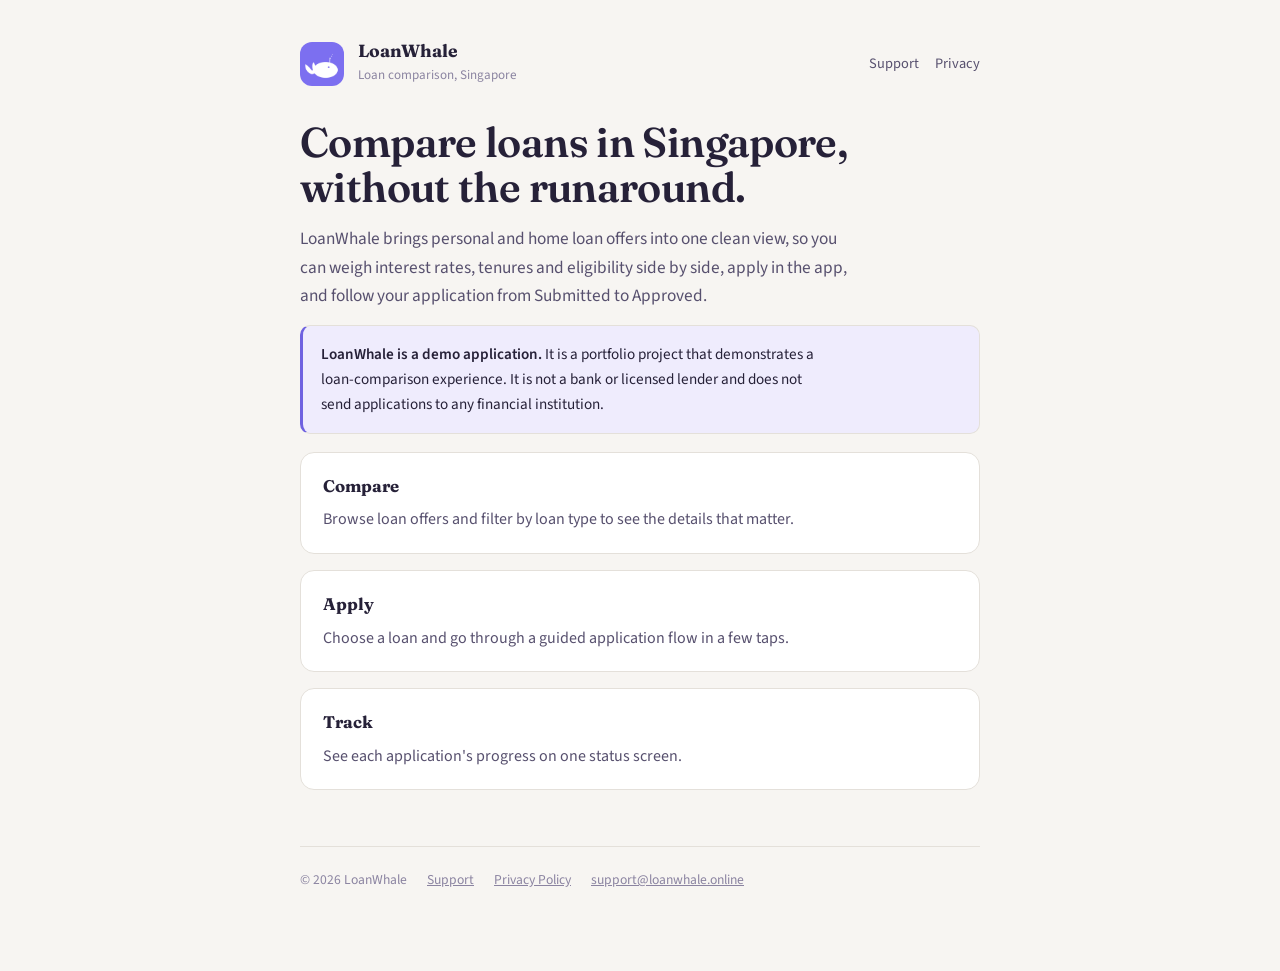
<file: index.html>
<!doctype html>
<html lang="en">
<head>
<meta charset="utf-8">
<meta name="viewport" content="width=device-width, initial-scale=1">
<title>LoanWhale</title>
<meta name="description" content="LoanWhale lets you compare personal and home loans from Singapore banks side by side, apply in the app, and track your application status.">
<link rel="icon" href="icon.png">
<link rel="preconnect" href="https://fonts.googleapis.com">
<link rel="preconnect" href="https://fonts.gstatic.com" crossorigin>
<link rel="stylesheet" href="https://fonts.googleapis.com/css2?family=Fraunces:opsz,wght@9..144,600&family=Source+Sans+3:wght@400;600&family=IBM+Plex+Mono:wght@500&display=swap">
<link rel="stylesheet" href="style.css">
</head>
<body>
<div class="page">
  <header class="masthead">
    <a href="/"><img src="icon.png" alt="LoanWhale icon"><div><strong>LoanWhale</strong><span>Loan comparison, Singapore</span></div></a>
    <nav class="links"><a href="/support">Support</a><a href="/privacy">Privacy</a></nav>
  </header>

  <h1>Compare loans in Singapore, without the runaround.</h1>
  <p class="lede">LoanWhale brings personal and home loan offers into one clean view, so you can weigh interest rates, tenures and eligibility side by side, apply in the app, and follow your application from Submitted to Approved.</p>

  <div class="callout">
    <p><strong class="term">LoanWhale is a demo application.</strong> It is a portfolio project that demonstrates a loan-comparison experience. It is not a bank or licensed lender and does not send applications to any financial institution.</p>
  </div>

  <div class="card"><h3>Compare</h3><p>Browse loan offers and filter by loan type to see the details that matter.</p></div>
  <div class="card"><h3>Apply</h3><p>Choose a loan and go through a guided application flow in a few taps.</p></div>
  <div class="card"><h3>Track</h3><p>See each application's progress on one status screen.</p></div>

  <footer>
    <span>&copy; 2026 LoanWhale</span>
    <a href="/support">Support</a>
    <a href="/privacy">Privacy Policy</a>
    <a href="mailto:support@loanwhale.online">support@loanwhale.online</a>
  </footer>
</div>
</body>
</html>
</file>
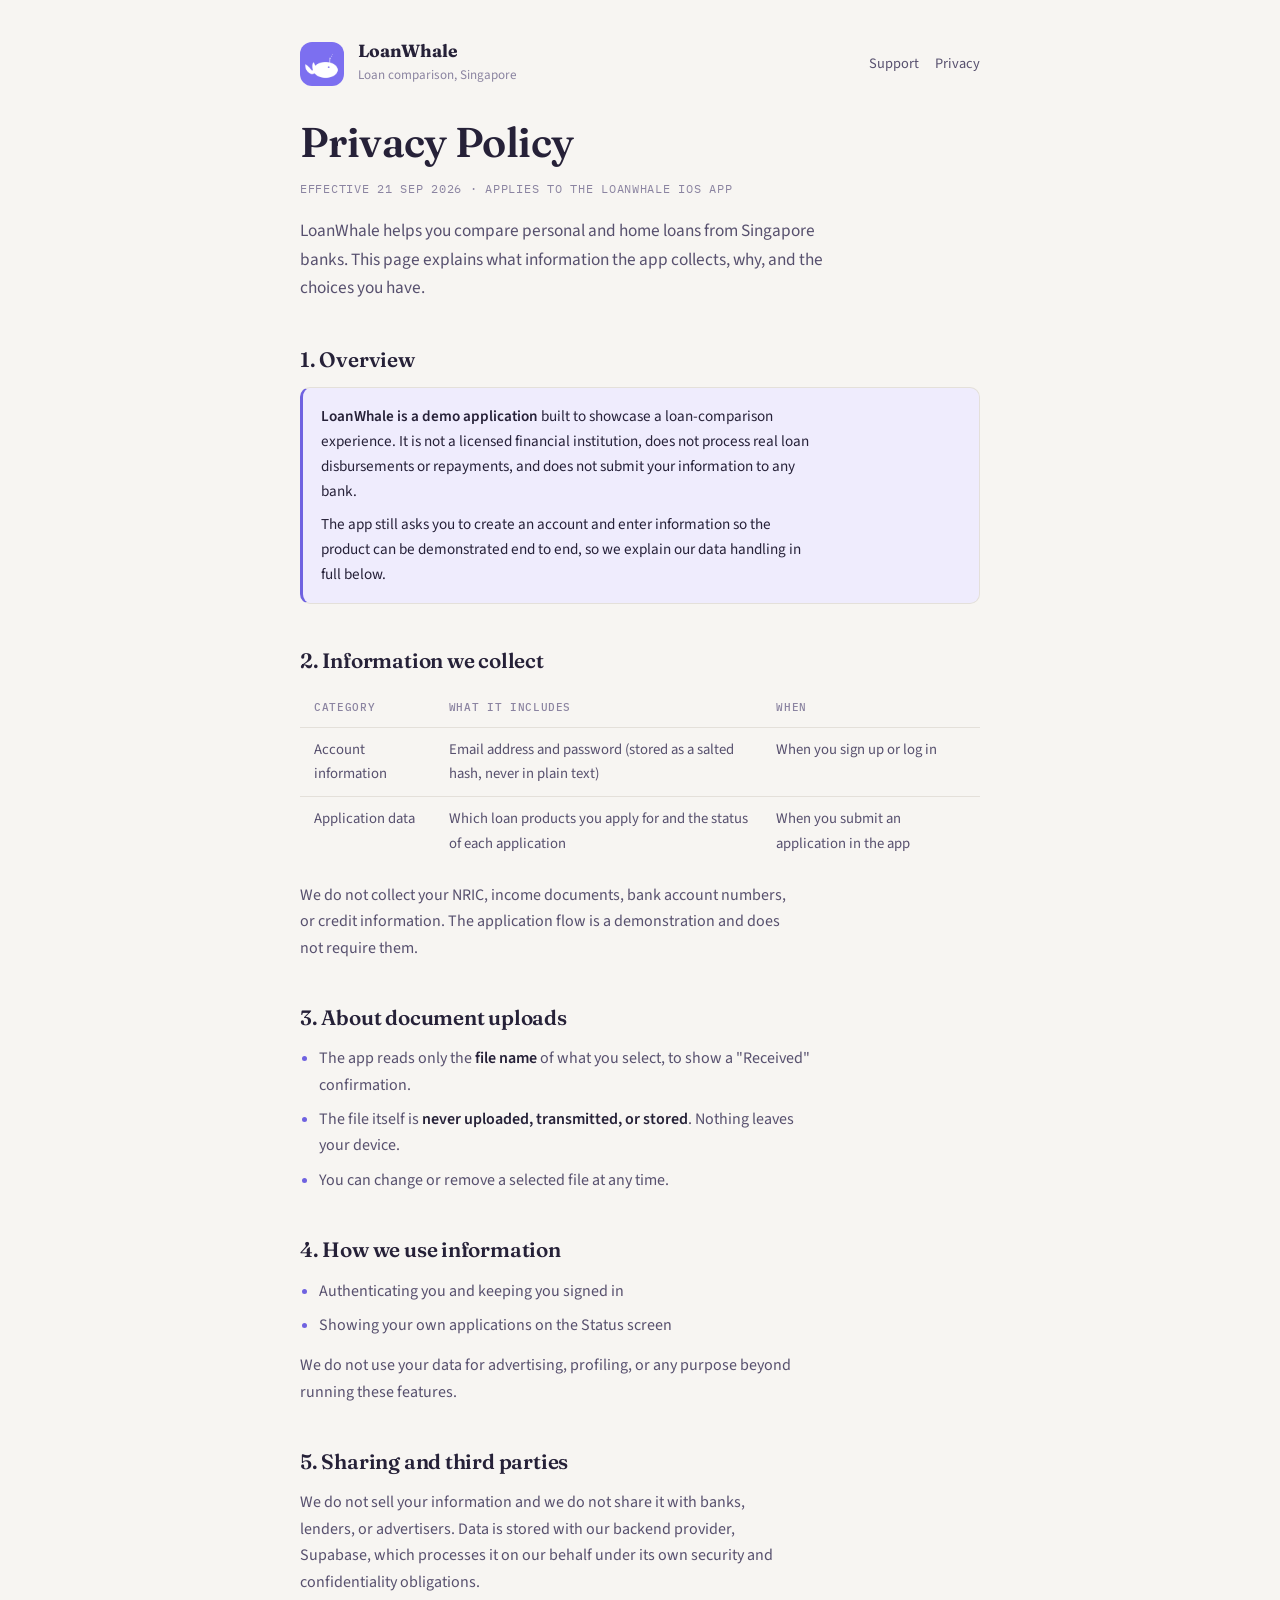
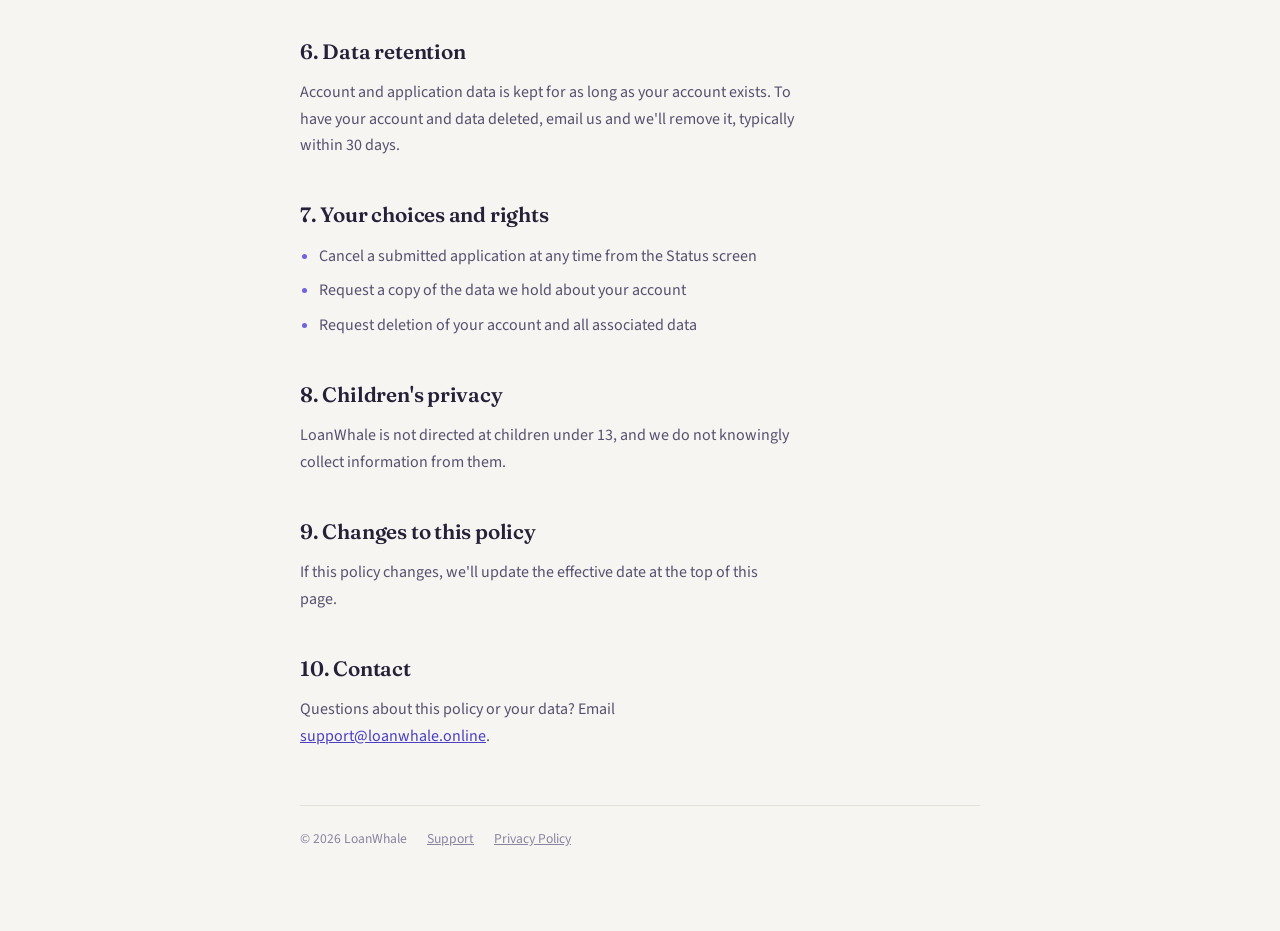
<file: privacy.html>
<!doctype html>
<html lang="en">
<head>
<meta charset="utf-8">
<meta name="viewport" content="width=device-width, initial-scale=1">
<title>LoanWhale Privacy Policy</title>
<link rel="icon" href="icon.png">
<link rel="preconnect" href="https://fonts.googleapis.com">
<link rel="preconnect" href="https://fonts.gstatic.com" crossorigin>
<link rel="stylesheet" href="https://fonts.googleapis.com/css2?family=Fraunces:opsz,wght@9..144,600&family=Source+Sans+3:wght@400;600&family=IBM+Plex+Mono:wght@500&display=swap">
<link rel="stylesheet" href="style.css">
</head>
<body>
<div class="page">
  <header class="masthead">
    <a href="/"><img src="icon.png" alt="LoanWhale icon"><div><strong>LoanWhale</strong><span>Loan comparison, Singapore</span></div></a>
    <nav class="links"><a href="/support">Support</a><a href="/privacy">Privacy</a></nav>
  </header>

  <h1>Privacy Policy</h1>
  <div class="meta">Effective 21 Sep 2026 &middot; Applies to the LoanWhale iOS app</div>
  <p class="lede">LoanWhale helps you compare personal and home loans from Singapore banks. This page explains what information the app collects, why, and the choices you have.</p>

  <h2>1. Overview</h2>
  <div class="callout">
    <p><strong class="term">LoanWhale is a demo application</strong> built to showcase a loan-comparison experience. It is not a licensed financial institution, does not process real loan disbursements or repayments, and does not submit your information to any bank.</p>
    <p>The app still asks you to create an account and enter information so the product can be demonstrated end to end, so we explain our data handling in full below.</p>
  </div>

  <h2>2. Information we collect</h2>
  <div class="table-wrap">
    <table>
      <thead><tr><th>Category</th><th>What it includes</th><th>When</th></tr></thead>
      <tbody>
        <tr><td>Account information</td><td>Email address and password (stored as a salted hash, never in plain text)</td><td>When you sign up or log in</td></tr>
        <tr><td>Application data</td><td>Which loan products you apply for and the status of each application</td><td>When you submit an application in the app</td></tr>
      </tbody>
    </table>
  </div>
  <p>We do not collect your NRIC, income documents, bank account numbers, or credit information. The application flow is a demonstration and does not require them.</p>

  <h2>3. About document uploads</h2>
  <ul>
    <li>The app reads only the <strong class="term">file name</strong> of what you select, to show a "Received" confirmation.</li>
    <li>The file itself is <strong class="term">never uploaded, transmitted, or stored</strong>. Nothing leaves your device.</li>
    <li>You can change or remove a selected file at any time.</li>
  </ul>

  <h2>4. How we use information</h2>
  <ul>
    <li>Authenticating you and keeping you signed in</li>
    <li>Showing your own applications on the Status screen</li>
  </ul>
  <p>We do not use your data for advertising, profiling, or any purpose beyond running these features.</p>

  <h2>5. Sharing and third parties</h2>
  <p>We do not sell your information and we do not share it with banks, lenders, or advertisers. Data is stored with our backend provider, Supabase, which processes it on our behalf under its own security and confidentiality obligations.</p>

  <h2>6. Data retention</h2>
  <p>Account and application data is kept for as long as your account exists. To have your account and data deleted, email us and we'll remove it, typically within 30 days.</p>

  <h2>7. Your choices and rights</h2>
  <ul>
    <li>Cancel a submitted application at any time from the Status screen</li>
    <li>Request a copy of the data we hold about your account</li>
    <li>Request deletion of your account and all associated data</li>
  </ul>

  <h2>8. Children's privacy</h2>
  <p>LoanWhale is not directed at children under 13, and we do not knowingly collect information from them.</p>

  <h2>9. Changes to this policy</h2>
  <p>If this policy changes, we'll update the effective date at the top of this page.</p>

  <h2>10. Contact</h2>
  <p>Questions about this policy or your data? Email <a href="mailto:support@loanwhale.online">support@loanwhale.online</a>.</p>

  <footer>
    <span>&copy; 2026 LoanWhale</span>
    <a href="/support">Support</a>
    <a href="/privacy">Privacy Policy</a>
  </footer>
</div>
</body>
</html>
</file>
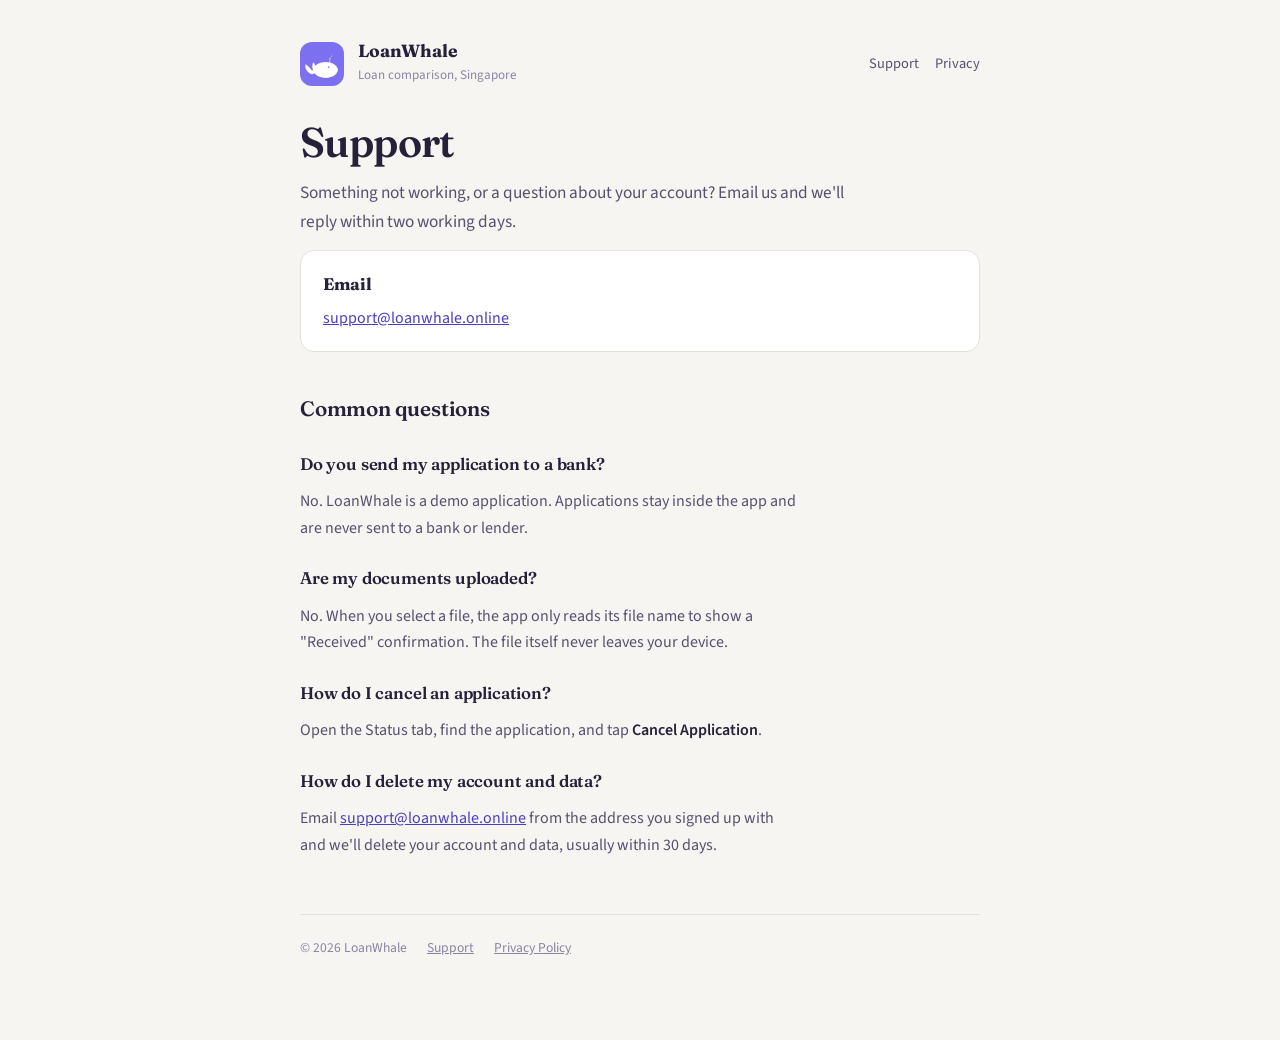
<file: support.html>
<!doctype html>
<html lang="en">
<head>
<meta charset="utf-8">
<meta name="viewport" content="width=device-width, initial-scale=1">
<title>LoanWhale Support</title>
<link rel="icon" href="icon.png">
<link rel="preconnect" href="https://fonts.googleapis.com">
<link rel="preconnect" href="https://fonts.gstatic.com" crossorigin>
<link rel="stylesheet" href="https://fonts.googleapis.com/css2?family=Fraunces:opsz,wght@9..144,600&family=Source+Sans+3:wght@400;600&family=IBM+Plex+Mono:wght@500&display=swap">
<link rel="stylesheet" href="style.css">
</head>
<body>
<div class="page">
  <header class="masthead">
    <a href="/"><img src="icon.png" alt="LoanWhale icon"><div><strong>LoanWhale</strong><span>Loan comparison, Singapore</span></div></a>
    <nav class="links"><a href="/support">Support</a><a href="/privacy">Privacy</a></nav>
  </header>

  <h1>Support</h1>
  <p class="lede">Something not working, or a question about your account? Email us and we'll reply within two working days.</p>

  <div class="card">
    <h3>Email</h3>
    <p><a href="mailto:support@loanwhale.online">support@loanwhale.online</a></p>
  </div>

  <h2>Common questions</h2>

  <h2 style="font-size:1.05rem;margin-top:24px">Do you send my application to a bank?</h2>
  <p>No. LoanWhale is a demo application. Applications stay inside the app and are never sent to a bank or lender.</p>

  <h2 style="font-size:1.05rem;margin-top:24px">Are my documents uploaded?</h2>
  <p>No. When you select a file, the app only reads its file name to show a "Received" confirmation. The file itself never leaves your device.</p>

  <h2 style="font-size:1.05rem;margin-top:24px">How do I cancel an application?</h2>
  <p>Open the Status tab, find the application, and tap <strong class="term">Cancel Application</strong>.</p>

  <h2 style="font-size:1.05rem;margin-top:24px">How do I delete my account and data?</h2>
  <p>Email <a href="mailto:support@loanwhale.online">support@loanwhale.online</a> from the address you signed up with and we'll delete your account and data, usually within 30 days.</p>

  <footer>
    <span>&copy; 2026 LoanWhale</span>
    <a href="/support">Support</a>
    <a href="/privacy">Privacy Policy</a>
  </footer>
</div>
</body>
</html>
</file>
<file: style.css>
:root {
  --bg: #f7f5f2;
  --surface: #ffffff;
  --ink: #262138;
  --ink-soft: #57506e;
  --ink-faint: #8b84a1;
  --border: #e4e0da;
  --accent: #6f62e0;
  --accent-soft: #efecfd;
  --accent-ink: #4a3fc0;
}
@media (prefers-color-scheme: dark) {
  :root {
    --bg: #16131f;
    --surface: #1e1a2c;
    --ink: #ece9f5;
    --ink-soft: #b7b0cd;
    --ink-faint: #837c9c;
    --border: #322c46;
    --accent: #9184f2;
    --accent-soft: #2a2445;
    --accent-ink: #c3bafb;
  }
}
* { box-sizing: border-box; }
body {
  background: var(--bg);
  color: var(--ink);
  font-family: 'Source Sans 3', system-ui, -apple-system, sans-serif;
  font-size: 16px;
  line-height: 1.65;
  margin: 0;
  padding-inline: 20px;
  padding-block: 40px 80px;
}
.page { max-width: 680px; margin: 0 auto; }
.masthead { display: flex; align-items: center; gap: 14px; margin-bottom: 32px; }
.masthead a { display: flex; align-items: center; gap: 14px; text-decoration: none; color: inherit; }
.masthead img { width: 44px; height: 44px; border-radius: 12px; }
.masthead strong { font-family: 'Fraunces', Georgia, serif; font-size: 1.1rem; display: block; line-height: 1.2; }
.masthead span { font-size: 0.82rem; color: var(--ink-faint); }
nav.links { margin-left: auto; display: flex; gap: 16px; font-size: 0.9rem; }
nav.links a { color: var(--ink-soft); text-decoration: none; }
nav.links a:hover { color: var(--accent-ink); }
h1 {
  font-family: 'Fraunces', Georgia, serif;
  font-weight: 600;
  font-size: clamp(2rem, 5vw, 2.6rem);
  line-height: 1.1;
  letter-spacing: -0.015em;
  margin: 0 0 14px;
  text-wrap: balance;
}
h2 { font-family: 'Fraunces', Georgia, serif; font-weight: 600; font-size: 1.3rem; margin: 40px 0 10px; letter-spacing: -0.01em; }
p, li { color: var(--ink-soft); max-width: 62ch; }
p { margin: 0 0 14px; }
ul { padding-left: 1.2em; margin: 0 0 14px; }
li { margin-bottom: 8px; }
li::marker { color: var(--accent); }
strong.term { color: var(--ink); font-weight: 600; }
a { color: var(--accent-ink); }
.meta { font-family: 'IBM Plex Mono', ui-monospace, monospace; font-size: 0.75rem; text-transform: uppercase; letter-spacing: 0.06em; color: var(--ink-faint); margin-bottom: 18px; }
.lede { font-size: 1.08rem; }
.callout { background: var(--accent-soft); border: 1px solid var(--border); border-left: 3px solid var(--accent); border-radius: 10px; padding: 16px 18px; margin: 0 0 18px; }
.callout p { color: var(--ink); margin: 0; font-size: 0.95rem; }
.callout p + p { margin-top: 8px; }
.table-wrap { overflow-x: auto; margin-bottom: 16px; }
table { width: 100%; border-collapse: collapse; font-size: 0.92rem; }
th, td { text-align: left; padding: 10px 14px; border-bottom: 1px solid var(--border); vertical-align: top; }
th { font-family: 'IBM Plex Mono', ui-monospace, monospace; font-size: 0.68rem; text-transform: uppercase; letter-spacing: 0.06em; color: var(--ink-faint); font-weight: 500; }
td { color: var(--ink-soft); }
tr:last-child td { border-bottom: none; }
.card { background: var(--surface); border: 1px solid var(--border); border-radius: 14px; padding: 20px 22px; margin-bottom: 16px; }
.card h3 { font-family: 'Fraunces', Georgia, serif; margin: 0 0 6px; font-size: 1.05rem; }
.card p { margin: 0; }
footer { border-top: 1px solid var(--border); margin-top: 56px; padding-top: 22px; font-size: 0.85rem; color: var(--ink-faint); display: flex; flex-wrap: wrap; gap: 8px 20px; }
footer a { color: var(--ink-faint); }
@media (max-width: 520px) { nav.links { display: none; } }
</file>
